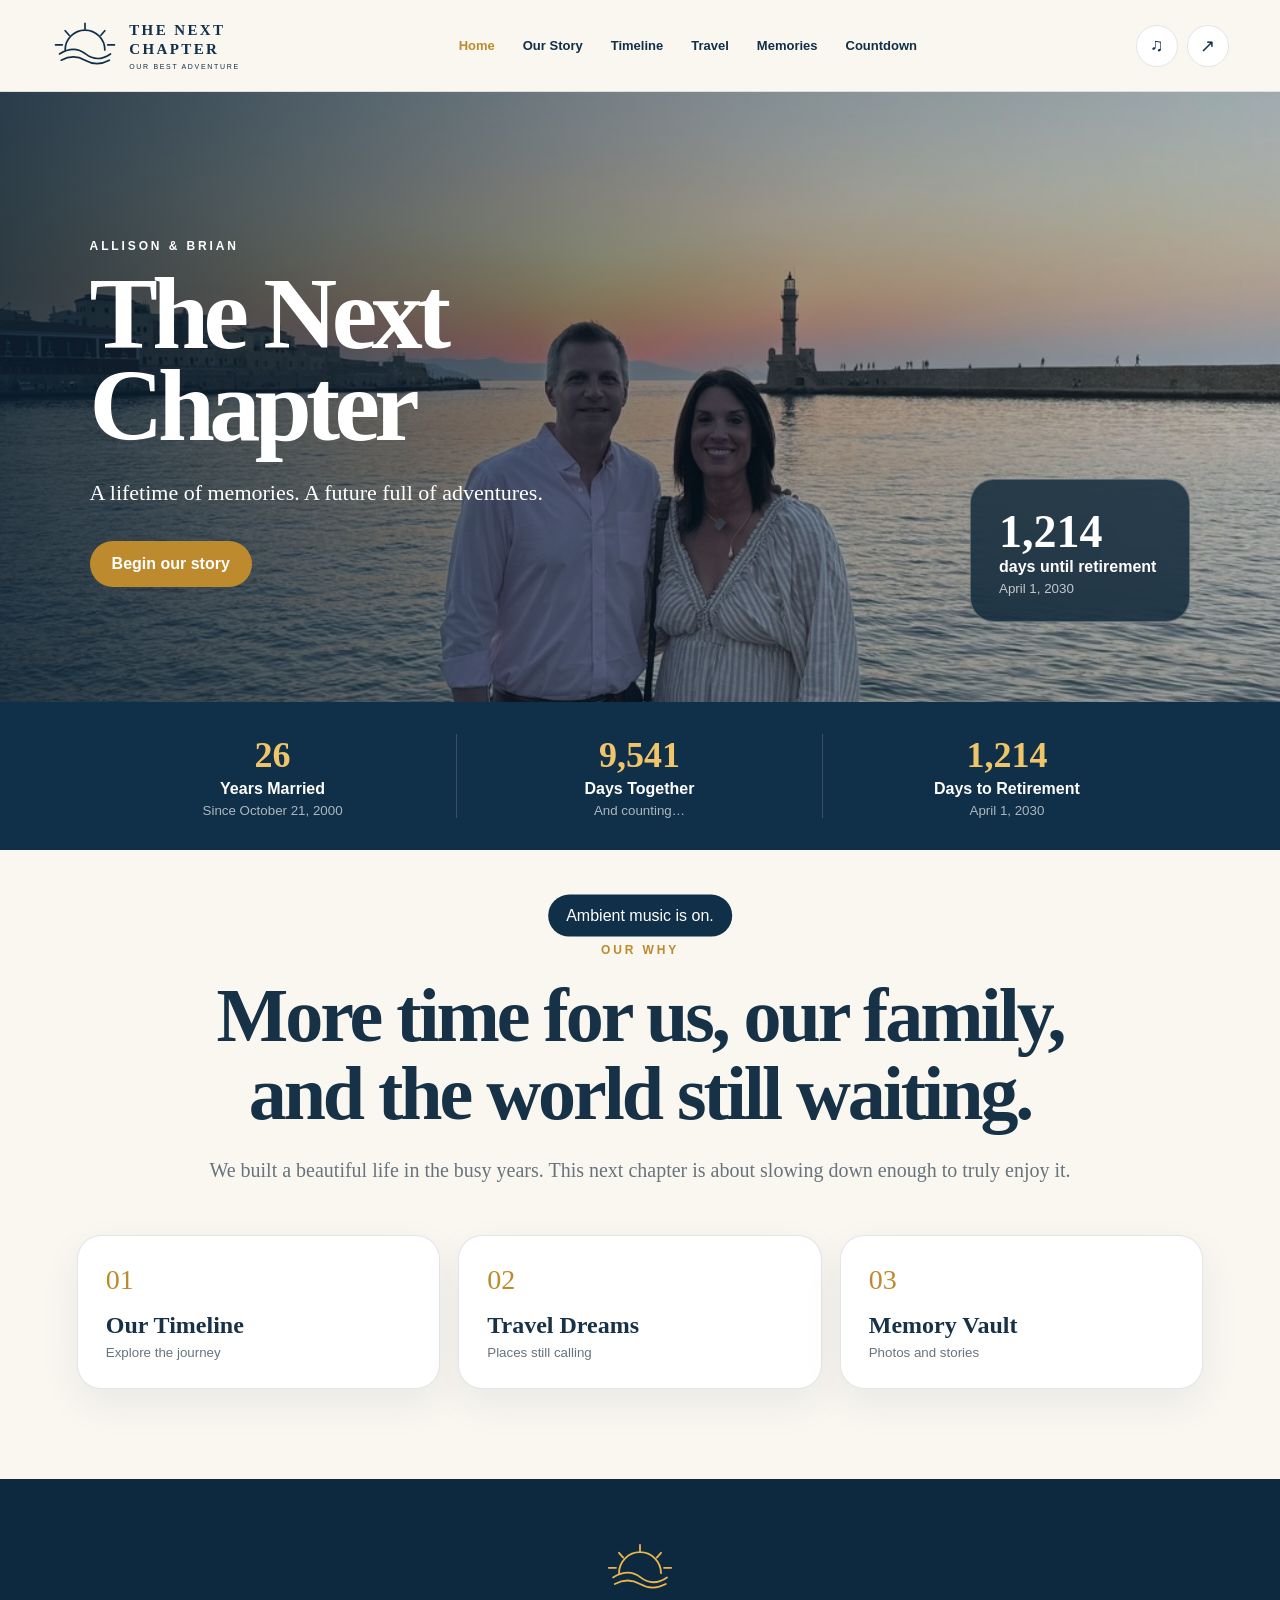
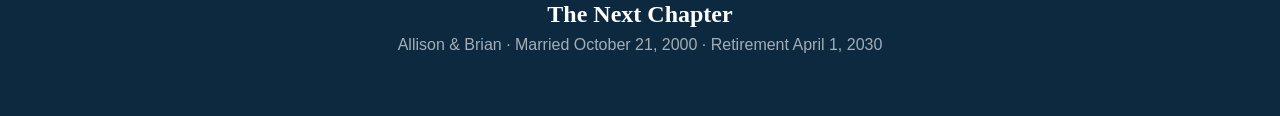
<file: index.html>
<!doctype html>
<html lang="en">
<head>
<meta charset="UTF-8">
<meta name="viewport" content="width=device-width,initial-scale=1,viewport-fit=cover">
<meta name="theme-color" content="#102f48">
<meta name="format-detection" content="telephone=no">
<meta name="apple-mobile-web-app-capable" content="yes">
<meta name="apple-mobile-web-app-status-bar-style" content="black-translucent">
<meta name="apple-mobile-web-app-title" content="Next Chapter">
<link rel="apple-touch-icon" href="apple-touch-icon.png">
<link rel="manifest" href="manifest.webmanifest">
<link rel="stylesheet" href="styles.css">
<title>The Next Chapter — Allison & Brian</title>
</head>
<body>
<div class="app-shell">
<header class="site-header">
  <a class="brand" href="#home" data-route="home" aria-label="The Next Chapter home">
    <svg class="sunlogo" viewBox="0 0 120 90" aria-hidden="true"><g stroke="currentColor" fill="none" stroke-width="3" stroke-linecap="round"><path d="M25 52a35 35 0 0 1 70 0"/><path d="M15 59c18-11 32-11 46 0s28 11 44 0"/><path d="M18 70c15-8 28-8 42 0s28 8 43 0"/><path d="M60 5v10M25 18l7 8M95 18l-7 8M8 43h12M100 43h12"/></g></svg>
    <span><b>THE NEXT<br>CHAPTER</b><small>OUR BEST ADVENTURE</small></span>
  </a>
  <nav class="desktop-nav">
    <a href="#home" data-route="home">Home</a>
    <a href="#story" data-route="story">Our Story</a>
    <a href="#timeline" data-route="timeline">Timeline</a>
    <a href="#travel" data-route="travel">Travel</a>
    <a href="#memories" data-route="memories">Memories</a>
    <a href="#countdown" data-route="countdown">Countdown</a>
  </nav>
  <div class="header-actions">
    <button id="soundBtn" aria-label="Toggle ambient music" title="Ambient music">♫</button>
    <button id="shareBtn" aria-label="Share this app" title="Share">↗</button>
    <button id="menuBtn" class="mobile-only" aria-label="Open navigation">☰</button>
  </div>
</header>

<nav class="mobile-menu" id="mobileMenu" aria-label="Mobile navigation">
  <a href="#home" data-route="home">Home</a>
  <a href="#story" data-route="story">Our Story</a>
  <a href="#timeline" data-route="timeline">Timeline</a>
  <a href="#travel" data-route="travel">Travel</a>
  <a href="#memories" data-route="memories">Memories</a>
  <a href="#countdown" data-route="countdown">Countdown</a>
</nav>

<main>
<section class="route active" data-page="home">
  <section class="hero" style="background-image:linear-gradient(90deg,rgba(7,29,46,.82),rgba(7,29,46,.14)),url('photo-1.jpg')">
    <div class="hero-copy">
      <span class="eyebrow">ALLISON & BRIAN</span>
      <h1>The Next Chapter</h1>
      <p>A lifetime of memories. A future full of adventures.</p>
      <a class="button" href="#story" data-route="story">Begin our story</a>
    </div>
    <aside class="hero-count">
      <b data-days-retirement>—</b>
      <span>days until retirement</span>
      <small>April 1, 2030</small>
    </aside>
  </section>

  <section class="stats-band">
    <div><b data-years-married>—</b><span>Years Married</span><small>Since October 21, 2000</small></div>
    <div><b data-days-together>—</b><span>Days Together</span><small>And counting…</small></div>
    <div><b data-days-retirement>—</b><span>Days to Retirement</span><small>April 1, 2030</small></div>
  </section>

  <section class="section intro">
    <div class="section-heading">
      <span class="eyebrow gold">OUR WHY</span>
      <h2>More time for us, our family, and the world still waiting.</h2>
      <p>We built a beautiful life in the busy years. This next chapter is about slowing down enough to truly enjoy it.</p>
    </div>
    <div class="link-cards">
      <a href="#timeline" data-route="timeline"><span>01</span><b>Our Timeline</b><small>Explore the journey</small></a>
      <a href="#travel" data-route="travel"><span>02</span><b>Travel Dreams</b><small>Places still calling</small></a>
      <a href="#memories" data-route="memories"><span>03</span><b>Memory Vault</b><small>Photos and stories</small></a>
    </div>
  </section>
</section>

<section class="route" data-page="story">
  <section class="page-head">
    <span class="eyebrow gold">CHAPTER ONE</span>
    <h1>Where It All Began</h1>
    <p>It all started on <strong>October 21, 2000</strong>—a beautiful day and the beginning of our greatest adventure.</p>
  </section>
  <section class="section">
    <div class="wedding-grid">
      <figure class="wedding-card tall"><img src="photo-3.jpg" alt="Allison and Brian on their wedding day" class="face-safe wedding-close" loading="lazy" decoding="async"><figcaption><h3>Where our story began</h3><p>A promise, a partnership, and a lifetime ahead.</p></figcaption></figure>
      <figure class="wedding-card medium"><img src="photo-7.jpg" alt="Allison and Brian walking on their wedding day" class="face-safe wedding-walk" loading="lazy" decoding="async"><figcaption><h3>The first steps</h3><p>Together from the very beginning.</p></figcaption></figure>
      <figure class="wedding-card medium"><img src="photo-1.jpg" alt="Allison and Brian together at sunset" class="face-safe sunset-couple" loading="lazy" decoding="async"><figcaption><h3>Still choosing adventure</h3><p>And still looking toward the horizon.</p></figcaption></figure>
    </div>
    <blockquote>“The best decision we ever made.”</blockquote>
  </section>
</section>

<section class="route" data-page="timeline">
  <section class="page-head">
    <span class="eyebrow gold">OUR TIMELINE</span>
    <h1>A Life Built Together</h1>
    <p>The milestones were wonderful. The days between them made the life.</p>
  </section>
  <section class="section timeline-list">
    <article><img src="photo-7.jpg" alt="Wedding day" class="" loading="lazy" decoding="async"><div><small>October 21, 2000</small><h3>We said “I do”</h3><p>A wedding day that began everything.</p></div></article>
    <article><img src="photo-6.jpg" alt="The boys as children" class="" loading="lazy" decoding="async"><div><small>The Boys</small><h3>Our family grew</h3><p>Andrew and Michael became the heart of our home.</p></div></article>
    <article><img src="photo-4.jpg" alt="Family holiday memory" class="" loading="lazy" decoding="async"><div><small>The Busy Years</small><h3>School, sports and traditions</h3><p>The ordinary days became the memories we treasure.</p></div></article>
    <article><img src="photo-5.jpg" alt="Family together" class="" loading="lazy" decoding="async"><div><small>Milestones</small><h3>College and careers</h3><p>Watching two remarkable young men begin their own chapters.</p></div></article>
    <article><img src="photo-2.jpg" alt="Family trip to Greece" class="" loading="lazy" decoding="async"><div><small>Adventures</small><h3>Exploring together</h3><p>Greece, sunsets, laughter and places still ahead.</p></div></article>
    <article><img src="photo-1.jpg" alt="Allison and Brian at sunset" class="" loading="lazy" decoding="async"><div><small>April 1, 2030</small><h3>Retirement</h3><p>A new rhythm begins.</p></div></article>
  </section>
</section>

<section class="route" data-page="travel">
  <section class="page-head">
    <span class="eyebrow gold">DREAMING AHEAD</span>
    <h1>Places Still Calling Us</h1>
    <p>Some plans are specific. Others are simply invitations to keep exploring.</p>
  </section>
  <section class="section">
    <div class="travel-hero">
      <img src="photo-2.jpg" alt="Family sunset in Greece" class="travel-photo" loading="lazy" decoding="async">
      <div><h3>Live in Greece—long enough to feel at home.</h3><p>Slow mornings, beautiful views, long dinners and nowhere we need to rush.</p></div>
    </div>
    <div class="dream-cards">
      <article><span>🇬🇷</span><h3>Greece</h3><p>Return often—and someday stay awhile.</p></article>
      <article><span>🇪🇺</span><h3>Europe</h3><p>Train rides, old cities and unhurried exploration.</p></article>
      <article><span>🏝️</span><h3>Beach Escapes</h3><p>Warm water and quiet afternoons.</p></article>
      <article><span>👨‍👩‍👦‍👦</span><h3>Family Trips</h3><p>New traditions and time together.</p></article>
    </div>
  </section>
</section>

<section class="route" data-page="memories">
  <section class="page-head">
    <span class="eyebrow gold">MEMORY VAULT</span>
    <h1>The Things We Never Want to Forget</h1>
    <p>A living collection that can grow as the next chapter unfolds.</p>
  </section>
  <section class="section gallery">
    <figure><img src="photo-5.jpg" alt="Summer family memory" class="gallery-photo" loading="lazy" decoding="async"><figcaption>Summer together</figcaption></figure>
    <figure><img src="photo-4.jpg" alt="Family holiday memory" class="gallery-photo" loading="lazy" decoding="async"><figcaption>Family traditions</figcaption></figure>
    <figure><img src="photo-6.jpg" alt="The boys growing up" class="gallery-photo" loading="lazy" decoding="async"><figcaption>The boys growing up</figcaption></figure>
    <figure><img src="photo-8.jpg" alt="The brothers together" class="gallery-photo" loading="lazy" decoding="async"><figcaption>Brothers and adventures</figcaption></figure>
    <figure><img src="photo-3.jpg" alt="Wedding day close-up" class="gallery-photo wedding-close" loading="lazy" decoding="async"><figcaption>The beginning</figcaption></figure>
    <figure><img src="photo-1.jpg" alt="Allison and Brian at sunset" class="gallery-photo sunset-couple" loading="lazy" decoding="async"><figcaption>Still choosing adventure</figcaption></figure>
  </section>
</section>

<section class="route" data-page="countdown">
  <section class="page-head">
    <span class="eyebrow gold">RETIREMENT COUNTDOWN</span>
    <h1>Two Stages. One Beautiful Destination.</h1>
    <p>First, the planning years. Then, the final countdown to April 1, 2030.</p>
  </section>

  <section class="section">
    <div class="two-stage-countdowns">
      <article class="countdown-stage">
        <div class="stage-label">Stage One</div>
        <h2>Planning & Preparing</h2>
        <p class="stage-dates">Today through May 1, 2029</p>

        <div class="stage-countdown-grid">
          <div>
            <b data-stage1-years>—</b>
            <span>Years</span>
          </div>
          <div>
            <b data-stage1-months>—</b>
            <span>Months</span>
          </div>
          <div>
            <b data-stage1-days>—</b>
            <span>Days</span>
          </div>
        </div>

        <p class="stage-description">
          Time to plan, prepare, dream and begin shaping the life ahead.
        </p>
      </article>

      <article class="countdown-stage final-stage">
        <div class="stage-label">Stage Two</div>
        <h2>The Final Countdown</h2>
        <p class="stage-dates">May 1, 2029 through April 1, 2030</p>

        <div class="stage-countdown-grid">
          <div>
            <b data-stage2-years>—</b>
            <span>Years</span>
          </div>
          <div>
            <b data-stage2-months>—</b>
            <span>Months</span>
          </div>
          <div>
            <b data-stage2-days>—</b>
            <span>Days</span>
          </div>
        </div>

        <p class="stage-description">
          The last stretch before retirement—and the beginning of your next chapter.
        </p>
      </article>
    </div>

    <div class="retirement-arrival">
      <span>Our Retirement Date</span>
      <strong>April 1, 2030</strong>
    </div>
  </section>
</section>
</main>

<footer>
  <svg class="sunlogo" viewBox="0 0 120 90" aria-hidden="true"><g stroke="currentColor" fill="none" stroke-width="3" stroke-linecap="round"><path d="M25 52a35 35 0 0 1 70 0"/><path d="M15 59c18-11 32-11 46 0s28 11 44 0"/><path d="M18 70c15-8 28-8 42 0s28 8 43 0"/><path d="M60 5v10M25 18l7 8M95 18l-7 8M8 43h12M100 43h12"/></g></svg>
  <b>The Next Chapter</b>
  <span>Allison & Brian · Married October 21, 2000 · Retirement April 1, 2030</span>
</footer>

<div class="toast" id="toast">Ambient music is on.</div>
</div>
<script src="app.js"></script>
</body>
</html>
</file>
<file: styles.css>
:root{--navy:#102f48;--navy2:#173f5d;--gold:#bd8b2d;--cream:#faf7f1;--ink:#173247;--muted:#67747d;--line:rgba(16,47,72,.12)}
*{box-sizing:border-box}html{scroll-behavior:smooth}body{margin:0;background:var(--cream);color:var(--ink);font-family:Arial,Helvetica,sans-serif}.app-shell{min-height:100vh}.site-header{height:92px;padding:0 4vw;display:flex;align-items:center;justify-content:space-between;background:rgba(250,247,241,.96);backdrop-filter:blur(16px);border-bottom:1px solid var(--line);position:sticky;top:0;z-index:50}.brand{display:flex;align-items:center;gap:10px;text-decoration:none;color:var(--navy)}.brand .sunlogo{width:68px;height:54px}.brand b{font-family:Georgia,serif;letter-spacing:.16em;font-size:15px;line-height:1.18}.brand small{display:block;font-size:7px;letter-spacing:.24em;margin-top:5px}.desktop-nav{display:flex;gap:28px}.desktop-nav a,.mobile-menu a{text-decoration:none;color:var(--navy);font-weight:700;font-size:13px}.desktop-nav a.active{color:var(--gold)}.header-actions{display:flex;gap:9px}.header-actions button{width:42px;height:42px;border-radius:50%;border:1px solid var(--line);background:white;color:var(--navy);font-size:18px;cursor:pointer}.mobile-only{display:none}.mobile-menu{display:none}.route{display:none;animation:fade .45s ease}.route.active{display:block}@keyframes fade{from{opacity:0;transform:translateY(10px)}to{opacity:1;transform:none}}
.hero{min-height:610px;background-size:cover;background-position:center 42%;display:grid;grid-template-columns:1fr auto;align-items:end;padding:80px 7vw;color:white}.hero-copy{max-width:680px;padding-bottom:35px}.eyebrow{font-weight:800;font-size:12px;letter-spacing:.24em}.gold{color:var(--gold)}h1,h2,h3,blockquote{font-family:Georgia,serif}.hero h1{font-size:clamp(58px,8vw,108px);line-height:.9;letter-spacing:-.055em;margin:14px 0 24px}.hero p{font-family:Georgia,serif;font-size:22px;max-width:560px;line-height:1.5}.button{display:inline-block;background:var(--gold);color:white;text-decoration:none;padding:14px 22px;border-radius:999px;font-weight:800;margin-top:10px}.hero-count{background:rgba(9,35,54,.78);backdrop-filter:blur(16px);padding:25px 28px;border:1px solid rgba(255,255,255,.24);border-radius:24px;display:flex;flex-direction:column;min-width:220px}.hero-count b{font-family:Georgia,serif;font-size:46px}.hero-count span{font-weight:800}.hero-count small{opacity:.72;margin-top:5px}.stats-band{background:var(--navy);color:white;display:grid;grid-template-columns:repeat(3,1fr);padding:32px 7vw}.stats-band div{text-align:center;border-right:1px solid rgba(255,255,255,.16)}.stats-band div:last-child{border-right:0}.stats-band b{display:block;font-family:Georgia,serif;font-size:36px;color:#f0c56a}.stats-band span,.stats-band small{display:block}.stats-band span{font-weight:800;margin-top:4px}.stats-band small{opacity:.65;margin-top:5px}.section{padding:90px 6vw;max-width:1440px;margin:auto}.section-heading{text-align:center;max-width:900px;margin:auto}.section-heading h2,.page-head h1{font-size:clamp(42px,6vw,76px);line-height:1.03;letter-spacing:-.04em;margin:18px 0}.section-heading p,.page-head p{font-family:Georgia,serif;font-size:20px;line-height:1.7;color:var(--muted)}.link-cards,.dream-cards{display:grid;grid-template-columns:repeat(3,1fr);gap:18px;margin-top:48px}.link-cards a,.dream-cards article{background:white;padding:28px;border-radius:24px;text-decoration:none;color:var(--ink);box-shadow:0 15px 40px rgba(15,47,72,.07);border:1px solid var(--line)}.link-cards span{color:var(--gold);font-family:Georgia,serif;font-size:28px}.link-cards b,.link-cards small{display:block}.link-cards b{font-family:Georgia,serif;font-size:24px;margin:16px 0 6px}.link-cards small{color:var(--muted)}.page-head{text-align:center;padding:85px 22px 40px;max-width:980px;margin:auto}.page-head p{max-width:780px;margin:auto}.wedding-grid{display:grid;grid-template-columns:1.25fr .8fr;grid-template-rows:repeat(2,310px);gap:18px}.wedding-card{margin:0;position:relative;overflow:hidden;border-radius:28px;background:#ddd}.wedding-card.tall{grid-row:1/3}.wedding-card img{width:100%;height:100%;object-fit:cover}.wedding-card figcaption{position:absolute;left:0;right:0;bottom:0;padding:50px 28px 24px;color:white;background:linear-gradient(transparent,rgba(4,20,31,.85))}.wedding-card h3{font-size:30px;margin:0 0 5px}.wedding-card p{margin:0}.wedding-close{object-position:center 12%!important}.wedding-walk{object-position:center 8%!important}.sunset-couple{object-position:center 38%!important}blockquote{text-align:center;font-size:clamp(30px,4vw,52px);font-style:italic;color:var(--navy);margin:55px auto 0}.timeline-list{display:grid;gap:20px}.timeline-list article{display:grid;grid-template-columns:260px 1fr;gap:30px;background:white;border-radius:24px;overflow:hidden;border:1px solid var(--line);box-shadow:0 15px 40px rgba(15,47,72,.06)}.timeline-list img{width:100%;height:210px;object-fit:cover;object-position:center 22%}.timeline-list article>div{padding:30px 30px 30px 0;align-self:center}.timeline-list small{color:var(--gold);font-weight:800;letter-spacing:.1em;text-transform:uppercase}.timeline-list h3{font-size:34px;margin:10px 0}.timeline-list p{color:var(--muted);line-height:1.6}.travel-hero{position:relative;border-radius:30px;overflow:hidden;height:550px}.travel-hero img{width:100%;height:100%;object-fit:cover;object-position:center 36%}.travel-hero div{position:absolute;left:0;right:0;bottom:0;padding:90px 38px 34px;color:white;background:linear-gradient(transparent,rgba(3,21,33,.88))}.travel-hero h3{font-size:42px;margin:0 0 8px}.dream-cards{grid-template-columns:repeat(4,1fr)}.dream-cards article span{font-size:34px}.dream-cards h3{font-size:25px}.dream-cards p{color:var(--muted);line-height:1.55}.gallery{display:grid;grid-template-columns:repeat(3,1fr);gap:18px}.gallery figure{margin:0;background:white;border-radius:24px;overflow:hidden;border:1px solid var(--line)}.gallery img{width:100%;height:320px;object-fit:cover;object-position:center 22%}.gallery figcaption{padding:18px 20px;font-family:Georgia,serif;font-size:20px}.countdown-grid{display:grid;grid-template-columns:repeat(3,1fr);gap:18px}.countdown-grid div{background:var(--navy);color:white;border-radius:28px;padding:54px 20px;text-align:center}.countdown-grid b{display:block;font-family:Georgia,serif;font-size:68px;color:#f0c56a}.countdown-grid span{font-weight:800}.stages{display:grid;grid-template-columns:1fr 1fr;gap:18px;margin-top:24px}.stages article{background:white;border-radius:24px;padding:30px;border:1px solid var(--line)}.stages span{color:var(--gold);font-weight:800;text-transform:uppercase;letter-spacing:.15em}.stages h3{font-size:28px}.stages p{color:var(--muted);line-height:1.6}footer{text-align:center;padding:62px 20px;background:#0c293f;color:white}footer .sunlogo{width:72px;height:56px;color:#e9b64f}footer b,footer span{display:block}footer b{font-family:Georgia,serif;font-size:24px}footer span{opacity:.62;margin-top:8px}.toast{position:fixed;left:50%;bottom:18px;transform:translate(-50%,130%);background:var(--navy);color:white;padding:12px 18px;border-radius:999px;transition:.3s;z-index:80}.toast.show{transform:translate(-50%,0)}
@media(max-width:900px){.desktop-nav{display:none}.mobile-only{display:block}.mobile-menu{position:fixed;top:92px;left:0;right:0;background:var(--cream);z-index:45;padding:18px 24px;border-bottom:1px solid var(--line);grid-template-columns:repeat(2,1fr);gap:18px}.mobile-menu.show{display:grid}.hero{grid-template-columns:1fr;align-items:end;min-height:670px;padding:70px 24px 30px}.hero-count{margin-top:20px}.link-cards,.dream-cards{grid-template-columns:repeat(2,1fr)}.wedding-grid{grid-template-columns:1fr;grid-template-rows:none}.wedding-card.tall{grid-row:auto;height:520px}.wedding-card.medium{height:380px}.timeline-list article{grid-template-columns:190px 1fr}.gallery{grid-template-columns:repeat(2,1fr)}}@media(max-width:620px){.site-header{height:78px;padding:0 16px}.brand .sunlogo{width:54px}.brand b{font-size:12px}.brand small{display:none}.header-actions button{width:38px;height:38px}.mobile-menu{top:78px}.hero{min-height:620px;background-position:center 45%}.hero h1{font-size:58px}.hero p{font-size:19px}.stats-band{grid-template-columns:1fr;padding:0 22px}.stats-band div{border-right:0;border-bottom:1px solid rgba(255,255,255,.14);padding:24px}.stats-band div:last-child{border-bottom:0}.section{padding:68px 18px}.page-head{padding:65px 18px 25px}.page-head h1{font-size:48px}.link-cards,.dream-cards,.gallery,.countdown-grid,.stages{grid-template-columns:1fr}.wedding-card.tall{height:460px}.wedding-card.medium{height:360px}.wedding-close{object-position:center 8%!important}.wedding-walk{object-position:center 6%!important}.timeline-list article{grid-template-columns:1fr}.timeline-list img{height:260px}.timeline-list article>div{padding:25px}.travel-hero{height:500px}.travel-hero h3{font-size:32px}.gallery img{height:380px}.countdown-grid b{font-size:58px}}
@media(prefers-reduced-motion:reduce){*{scroll-behavior:auto!important;animation:none!important;transition:none!important}}


.two-stage-countdowns{
  display:grid;
  grid-template-columns:repeat(2,minmax(0,1fr));
  gap:24px;
}
.countdown-stage{
  background:white;
  border:1px solid var(--line);
  border-radius:30px;
  padding:34px;
  box-shadow:0 18px 45px rgba(15,47,72,.07);
}
.countdown-stage.final-stage{
  background:var(--navy);
  color:white;
}
.stage-label{
  display:inline-block;
  color:var(--gold);
  font-weight:800;
  text-transform:uppercase;
  letter-spacing:.16em;
  font-size:12px;
}
.countdown-stage h2{
  font-family:Georgia,serif;
  font-size:36px;
  line-height:1.1;
  margin:14px 0 8px;
}
.stage-dates{
  color:var(--muted);
  margin:0 0 28px;
}
.final-stage .stage-dates,
.final-stage .stage-description{
  color:rgba(255,255,255,.72);
}
.stage-countdown-grid{
  display:grid;
  grid-template-columns:repeat(3,1fr);
  gap:12px;
}
.stage-countdown-grid div{
  background:var(--cream);
  border-radius:20px;
  padding:24px 10px;
  text-align:center;
}
.final-stage .stage-countdown-grid div{
  background:rgba(255,255,255,.1);
  border:1px solid rgba(255,255,255,.12);
}
.stage-countdown-grid b{
  display:block;
  font-family:Georgia,serif;
  font-size:46px;
  color:var(--gold);
}
.stage-countdown-grid span{
  display:block;
  margin-top:5px;
  font-weight:800;
  font-size:13px;
}
.stage-description{
  color:var(--muted);
  line-height:1.65;
  margin:26px 0 0;
}
.retirement-arrival{
  margin-top:24px;
  padding:30px;
  border-radius:26px;
  background:#efe5cf;
  text-align:center;
}
.retirement-arrival span,
.retirement-arrival strong{
  display:block;
}
.retirement-arrival span{
  color:var(--gold);
  font-weight:800;
  text-transform:uppercase;
  letter-spacing:.16em;
  font-size:12px;
}
.retirement-arrival strong{
  font-family:Georgia,serif;
  font-size:clamp(34px,5vw,58px);
  color:var(--navy);
  margin-top:8px;
}
@media(max-width:800px){
  .two-stage-countdowns{grid-template-columns:1fr}
}
@media(max-width:480px){
  .countdown-stage{padding:25px 18px}
  .countdown-stage h2{font-size:31px}
  .stage-countdown-grid{gap:8px}
  .stage-countdown-grid div{padding:20px 6px}
  .stage-countdown-grid b{font-size:38px}
}
</file>
